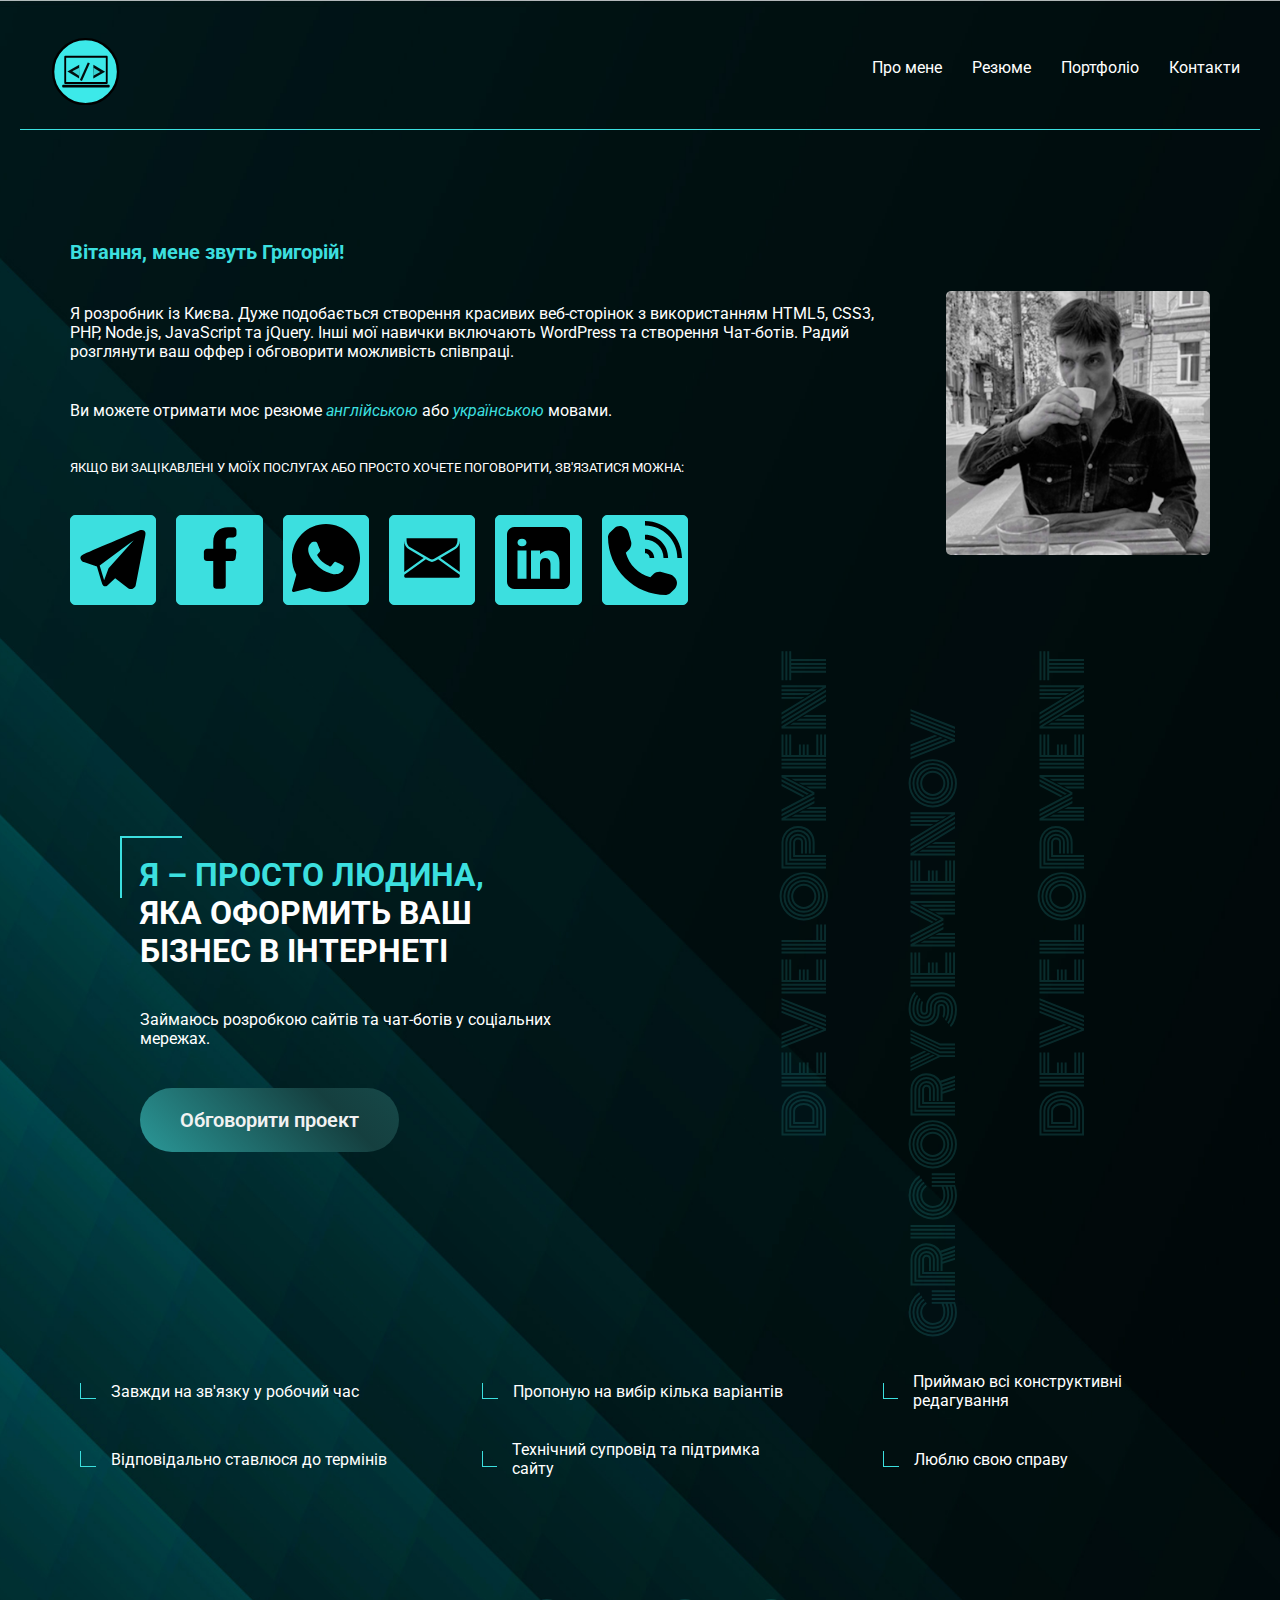
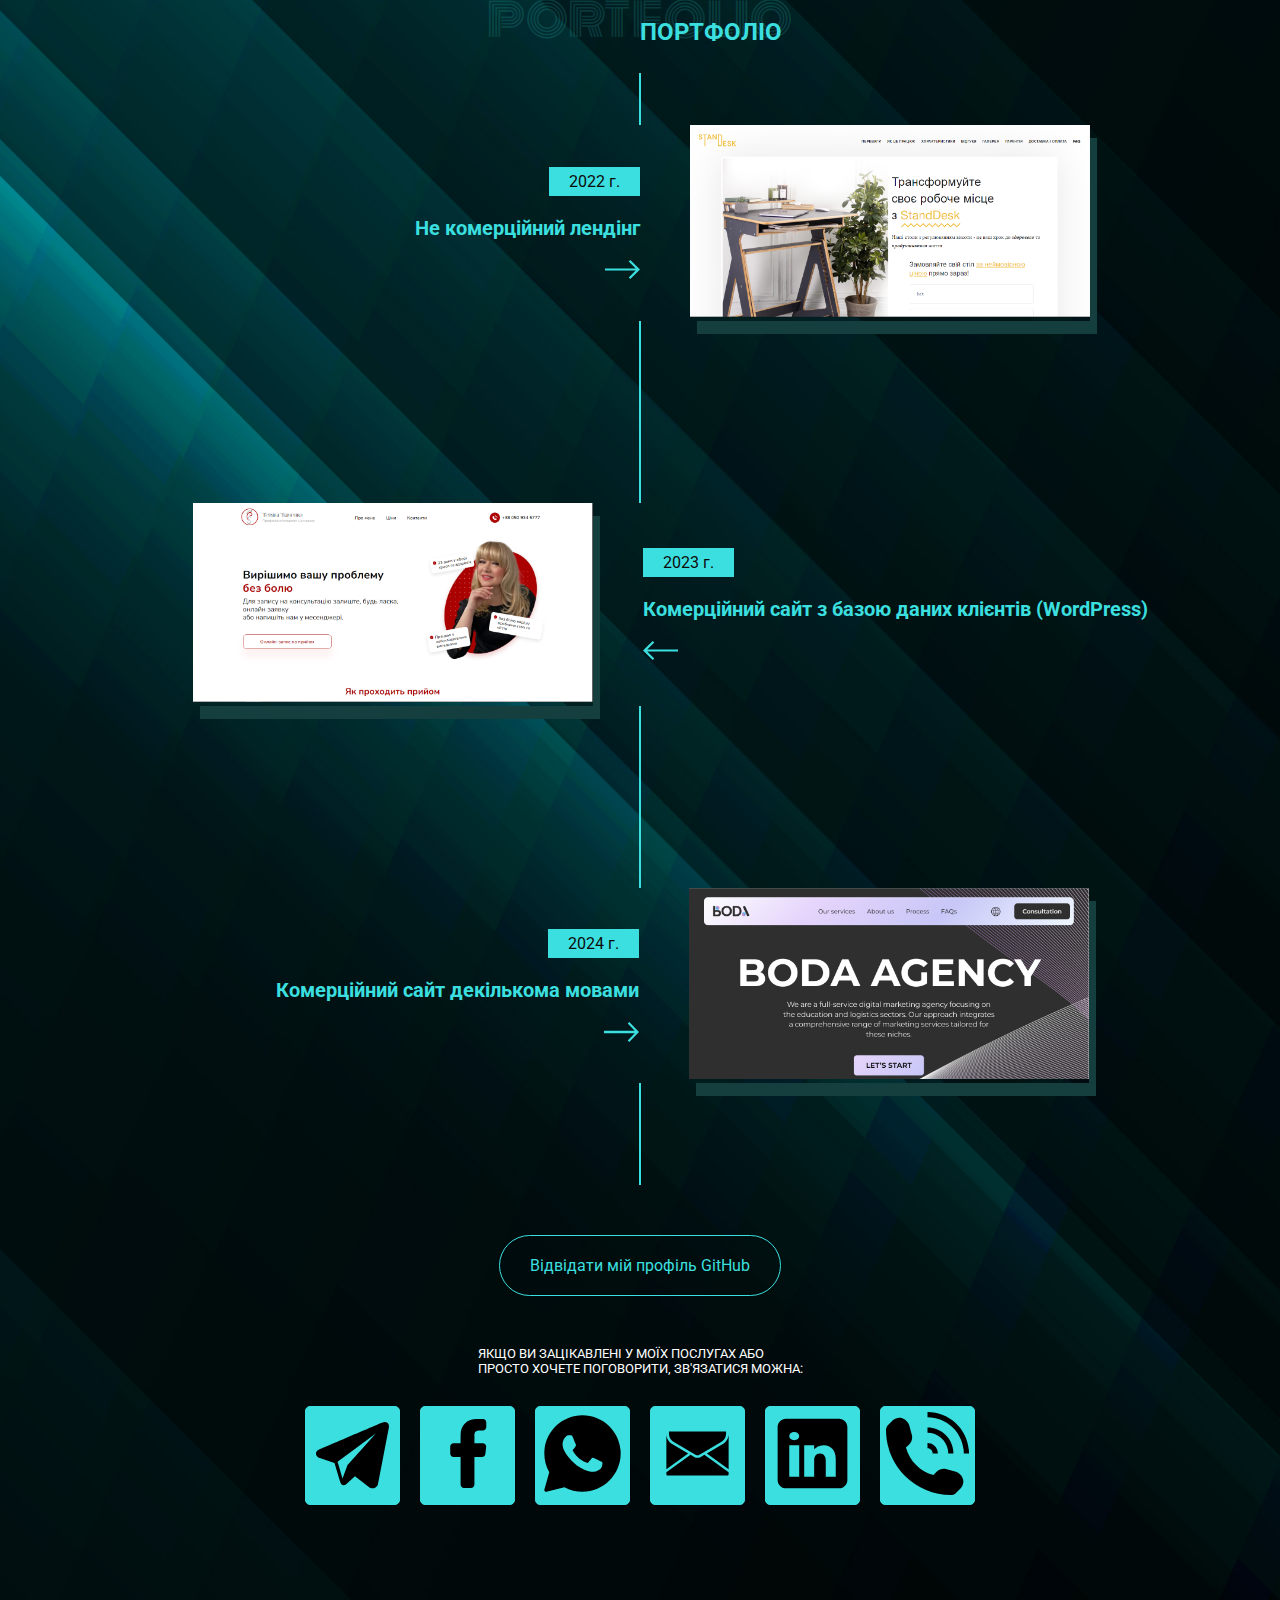
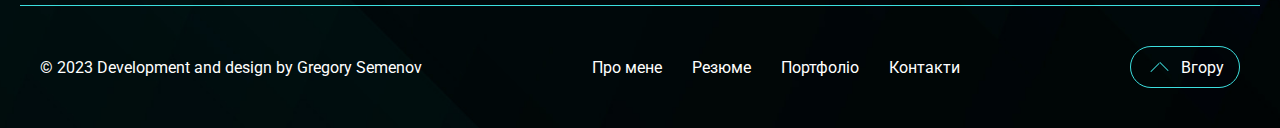
<file: index.html>
<!DOCTYPE html>
<html lang="uk">
    <head>
        <meta charset="UTF-8">
        <meta name="viewport" content="width=device-width, initial-scale=1.0">
        <title>Portfolio</title>
        <meta name="description" content>
        <!-- <link rel="icon" type="image/svg"
            href="http://localhost/portfolio/icon/favicon.svg"> -->
        <meta name='freelancehunt' content='dfe46c3a20a0462'>
        <link rel="apple-touch-icon" sizes="180x180"
            href="https://portfoliogregory.netlify.app/apple-touch-icon.png">
        <link rel="icon" type="image/png" sizes="32x32"
            href="https://portfoliogregory.netlify.app/favicon-32x32.png">
        <link rel="icon" type="image/png" sizes="16x16"
            href="https://portfoliogregory.netlify.app/favicon-16x16.png">
        <link rel="manifest"
            href="https://portfoliogregory.netlify.app/site.webmanifest">
        <link rel="mask-icon"
            href="https://portfoliogregory.netlify.app/safari-pinned-tab.svg"
            color="#5bbad5">
        <meta name="msapplication-TileColor" content="#da532c">
        <meta name="theme-color" content="#ffffff">

        <link rel="preconnect" href="https://fonts.googleapis.com">
        <link rel="preconnect" href="https://fonts.gstatic.com" crossorigin>
        <link
            href="https://fonts.googleapis.com/css2?family=Monoton&display=swap"
            rel="stylesheet">
        <link
            href="https://fonts.googleapis.com/css2?family=Roboto:wght@300;500&display=swap"
            rel="stylesheet">
        <link rel="stylesheet" href="./css/style.css">
    </head>

    <body>
        <div class="wrapper">
            <header>
                <div class="header-wrapper">
                    <!-- <div class="logo">
                        <a href="#"><h2>G</h2></a>
                    </div> -->
                    <div class="new-logo">
                        <a href="#"><img class="logo-img"
                                src="./icons/favicon.svg" alt="Логотип"
                                width="80" height="80"></a>
                        <a href="#"><img class="logo-img-mobile"
                                src="./icons/favicon.svg" alt="Логотип"
                                width="60" height="60"></a>
                    </div>
                    <nav class="header-nav">
                        <ul class="header-item">
                            <li class="header-list"><a class="header-link"
                                    href="#about">Про мене</a>
                            </li>
                            <li class="header-list"><a class="header-link"
                                    href="https://portfoliogregory.netlify.app/resume_uk.html">Резюме</a>
                            </li>
                            <li class="header-list"><a class="header-link"
                                    href="#portfolio">Портфоліо</a>
                            </li>
                            <li class="header-list"><a class="header-link"
                                    href="#feedback">Контакти</a>
                            </li>
                        </ul>
                    </nav>
                    <div class="header_burger">
                        <span></span>
                    </div>
                    <nav class="burger_menu">
                        <ul class="burger_item">
                            <li class="burger_list"><a class="burger_link"
                                    href="#about">Про мене</a>
                            </li>
                            <li class="burger_list"><a class="burger_link"
                                    href="https://portfoliogregory.netlify.app/resume_uk.html">Резюме</a>
                            </li>
                            <li class="burger_list"><a class="burger_link"
                                    href="#portfolio">Портофолио</a>
                            </li>
                            <li class="burger_list"><a class="burger_link"
                                    href="#feedback">Контакты</a>
                            </li>
                        </ul>
                    </nav>
                </div>
            </header>
            <main>
                <section id="about">
                    <div class="about">
                        <div class="about-left">
                            <h3>Вітання, мене звуть Григорій!</h3>
                            <img class="adaptiv-foto"
                                src="./img/photo_2023-11-19_18-47-31.jpg"
                                alt="My photo" width="650">
                            <p class="about-text">
                                Я розробник із Києва. Дуже
                                подобається
                                створення красивих веб-сторінок з використанням
                                HTML5, CSS3, PHP, Node.js, JavaScript та jQuery.
                                Інші мої навички
                                включають WordPress та створення Чат-ботів.
                                Радий розглянути ваш оффер і обговорити можливість співпраці.
                            </p>
                            <p class="about-text">
                                Ви можете отримати моє резюме
                                <a class="resume"
                                    href="./resume_en.html">англійською</a> або
                                <a class="resume"
                                    href="./resume_uk.html">українською</a>
                                мовами.
                            </p>
                            <p class="connection-title">Якщо ви зацікавлені
                                у моїх послугах або просто хочете
                                поговорити, зв'язатися можна:</p>
                            <div class="connection-block">
                                <div class="connection">
                                    <a href="https://t.me/semenovgorg"><img
                                            src="./icons/icons8-телеграмма-app.svg"
                                            alt="Telegram" width="10"></a>
                                </div>
                                <div class="connection">
                                    <a
                                        href="https://www.facebook.com/profile.php?id=100059340843068"><img
                                            src="./icons/icons8-facebook-f.svg"
                                            alt="FB" width="10"></a>
                                </div>
                                <div class="connection">
                                    <a
                                        href="https://api.whatsapp.com/send?phone=0993944809"><img
                                            src="./icons/icons8-whatsapp.svg"
                                            alt="Whatsapp" width="10"></a>
                                </div>
                                <div class="connection"><a
                                        href="mailto:semenovgrigorij57@gmail.com"><img
                                            src="./icons/iconfinder-contat-us-12mail-4211840_115064.svg"
                                            alt="Email"
                                            width="10"></a></div>
                                <div class="connection"><a
                                        href="#"><img
                                            src="./icons/icons8-линкедин.svg"
                                            alt="Linkedin"
                                            width="10"></a></div>
                                <div class="connection"><a
                                        href="tel:+380993944809"><img
                                            src="./icons/phone-volume_icon-icons.com_56474.svg"
                                            alt="Phone" width="10"></a></div>
                            </div>
                        </div>
                        <div class="about-right">
                            <img src="./img/photo_2023-11-19_18-47-31.jpg"
                                alt="My photo" width="450">
                        </div>
                    </div>
                </section>
                <section id="title">
                    <div class="title">
                        <div class="title-left">
                            <h1><span>Я – просто людина,</span>
                                <br>яка оформить Ваш бізнес в інтернеті</h1>
                            <p>Займаюсь розробкою сайтів та чат-ботів у
                                соціальних мережах.</p>
                            <div class="button-title">
                                <a href="#portfolio-popup">Обговорити проект</a>
                            </div>
                        </div>
                        <div class="title-right">
                            <h2 class="development">Development</h2>
                            <h2 class="grigorysemenov">GrigorySemenov</h2>
                            <h2 class="development">Development</h2>
                        </div>
                    </div>
                </section>
                <section id="priorities-block">
                    <div class="priorities-block">
                        <h2 class="invisible">Пріоритети</h2>
                        <div class="priorities">
                            <div class="square"></div>
                            <p>Завжди на зв'язку у робочий час</p>
                        </div>
                        <div class="priorities">
                            <div class="square"></div>
                            <p>Пропоную на вибір кілька варіантів</p>
                        </div>
                        <div class="priorities">
                            <div class="square"></div>
                            <p>Приймаю всі конструктивні редагування</p>
                        </div>
                        <div class="priorities">
                            <div class="square"></div>
                            <p>Відповідально ставлюся до термінів</p>
                        </div>
                        <div class="priorities">
                            <div class="square"></div>
                            <p>Технічний супровід та підтримка сайту</p>
                        </div>
                        <div class="priorities">
                            <div class="square"></div>
                            <p>Люблю свою справу</p>
                        </div>
                    </div>
                </section>
                <section id="portfolio">
                    <div class="portfolio">
                        <div class="portfolio-title">
                            <h2 class="roboto">Портфоліо</h2>
                            <h2 class="monoton">Portfolio</h2>
                        </div>
                        <div class="portfolio-line">
                            <div class="portfolio-line-left_1"></div>
                            <div class="portfolio-line-right_1"></div>
                        </div>
                        <a
                            href="https://standdesk.netlify.app/">
                            <div class="portfolio-block_1">
                                <div class="portfolio-block-left_1">
                                    <div class="anny">
                                        <p>2022 г.</p>
                                    </div>
                                    <h3>Не комерційний лендінг</h3>
                                    <img src="./icons/arrow-right.svg"
                                        alt="arrow-right" width="35">
                                </div>
                                <div class="portfolio-block-right_1">
                                    <img src="./img/StandDesk.png"
                                        alt="Фото сайта" width="400">
                                </div>
                            </div>
                        </a>
                        <div class="portfolio-line">
                            <div class="portfolio-line-left_2"></div>
                            <div class="portfolio-line-right_2"></div>
                        </div>
                        <a href="https://tkachenko-beauty.com.ua/">
                            <div class="portfolio-block_2">
                                <div class="portfolio-block-right_2">
                                    <img src="./img/Podologia.png"
                                        alt="Фото сайта" width="400">
                                </div>
                                <div class="portfolio-block-left_2">
                                    <div class="anny">
                                        <p>2023 г.</p>
                                    </div>
                                    <h3>Комерційний сайт з базою даних клієнтів
                                        (WordPress)</h3>
                                    <img src="./icons/arrow-left.svg"
                                        alt="arrow-left" width="35">
                                </div>
                            </div>
                        </a>
                        <div class="portfolio-line">
                            <div class="portfolio-line-left_2"></div>
                            <div class="portfolio-line-right_2"></div>
                        </div>
                        <a href="https://bodaagency.com/">
                            <div class="portfolio-block_3">
                                <div class="portfolio-block-left_3">
                                    <div class="anny">
                                        <p>2024 г.</p>
                                    </div>
                                    <h3>Комерційний сайт декількома мовами</h3>
                                    <img src="./icons/arrow-right.svg"
                                        alt="arrow-right" width="35">
                                </div>
                                <div class="portfolio-block-right_3">
                                    <img src="./img/Boda-Agency.png"
                                        alt="Фото сайта"
                                        width="400">
                                </div>
                            </div>
                        </a>
                        <!-- <div class="portfolio-line">
                            <div class="portfolio-line-left_2"></div>
                            <div class="portfolio-line-right_2"></div>
                        </div> -->
                        <!-- <a href="https://vertual-reality-hydra.netlify.app/">
                            <div class="portfolio-block_4">
                                <div class="portfolio-block-right_4">
                                    <img src="./img/Hidra.png"
                                        alt="Фото сайта" width="400">
                                </div>
                                <div class="portfolio-block-left_4">
                                    <div class="anny">
                                        <p>2024 г.</p>
                                    </div>
                                    <h3>Сайт виртуальной реальности
                                        </h3>
                                    <img src="./icons/arrow-left.svg"
                                        alt="arrow-left" width="35">
                                </div>
                            </div>
                        </a>-->
                        <div class="portfolio-line">
                            <div class="portfolio-line-left_3"></div>
                            <div class="portfolio-line-right_3"></div>
                        </div>
                        <div class="github">
                            <a
                                href="https://github.com/semenovgrigorij">Відвідати
                                мій профіль GitHub</a>
                        </div>
                        <div id="feedback" class="feedback">
                            <p class="connection-title">Якщо ви зацікавлені
                                у моїх послугах або<br>просто хочете
                                поговорити, зв'язатися можна:</p>
                            <div class="connection-block">
                                <div class="connection">
                                    <a href="https://t.me/semenovgorg"><img
                                            src="./icons/icons8-телеграмма-app.svg"
                                            alt="Telegram" width="10"></a>
                                </div>
                                <div class="connection">
                                    <a
                                        href="https://www.facebook.com/profile.php?id=100059340843068"><img
                                            src="./icons/icons8-facebook-f.svg"
                                            alt="FB" width="10"></a>
                                </div>
                                <div class="connection"><a
                                        href="https://api.whatsapp.com/send?phone=0993944809"><img
                                            src="./icons/icons8-whatsapp.svg"
                                            alt="Whatsapp" width="10"></a>
                                </div>
                                <div class="connection"><a
                                        href="mailto:semenovgrigorij57@gmail.com"><img
                                            src="./icons/iconfinder-contat-us-12mail-4211840_115064.svg"
                                            alt="Email"
                                            width="10"></a></div>
                                <div class="connection"><a
                                        href="#"><img
                                            src="./icons/icons8-линкедин.svg"
                                            alt="linkedin"
                                            width="10"></a></div>
                                <div class="connection"><a
                                        href="tel:+380993944809"><img
                                            src="./icons/phone-volume_icon-icons.com_56474.svg"
                                            alt="Phone" width="10"></a></div>
                            </div>
                        </div>
                    </div>
                </section>
            </main>
            <footer>
                <div class="footer-wrapper">
                    <div class="footer-wrapper-left">
                        <p>&#169; 2023 Development and design by Gregory
                            Semenov</p>
                        <!-- <div class="logo">
                            <a href="#"><h2>G</h2></a>
                        </div> -->
                        <div class="new-logo">
                            <a href="#"><img class="logo-img"
                                    src="./icons/favicon.svg" alt="Логотип"
                                    width="40" height="40"></a>
                            <a href="#"><img class="logo-img-mobile"
                                    src="./icons/favicon.svg" alt="Логотип"
                                    width="60" height="60"></a>
                        </div>
                    </div>
                    <div class="footer-wrapper-center">
                        <nav class="header-nav">
                            <ul class="header-item">
                                <li class="header-list"><a class="header-link"
                                        href="#about">Про мене</a></li>
                                <li class="header-list"><a class="header-link"
                                        href="https://portfoliogregory.netlify.app/resume_uk.html">Резюме</a></li>
                                <li class="header-list"><a class="header-link"
                                        href="#portfolio">Портфоліо</a></li>
                                <li class="header-list"><a class="header-link"
                                        href="#feedback">Контакти</a></li>
                            </ul>
                        </nav>
                    </div>
                    <a href="#">
                        <div class="footer-wrapper-right">
                            <div class="scroll-top">
                                <span class="go-top"></span>
                            </div>
                            <p>Вгору</p>
                        </div>
                    </a>

                    <div id="portfolio-popup" class="popup">
                        <a href="#popup" class="popup_area"></a>
                        <a href="#popup" class="close">
                            <div class="return">
                                <img src="./icons/arrow.svg" alt="Arrow"
                                    width="10"><p>Повернутись</p>
                            </div>
                        </a>

                        <div class="popup_body">
                            <div class="popup_content">
                                <form id="discussion-form"
                                    class="discussion-form"
                                    name="contact" action="./thank_you.html"
                                    method="POST" netlify>
                                    <input type="hidden" name="project_name"
                                        value="Portfolio" />
                                    <input
                                        type="hidden"
                                        name="admin_email"
                                        value="semenovgrigorij57@gmail.com" />
                                    <input
                                        type="hidden"
                                        name="form_subject"
                                        value="Портофоліо. Інформація від відвідувача сайту з форми." />
                                    <input type="text"
                                        name="name"
                                        class="name"
                                        placeholder="Ваше ім’я"
                                        required>
                                    <input type="tel"
                                        name="tel"
                                        class="tel"
                                        placeholder="Телефон"
                                        required>
                                    <input type="email"
                                        name="email"
                                        class="email"
                                        placeholder="Email"
                                        required>
                                    <textarea name="description"
                                        class="textarea"
                                        placeholder="Розкажіть про свій проект"></textarea>
                                    <button
                                        type="submit"
                                        class="button-discussion-form">
                                        Відправити
                                    </button>
                                </form>
                            </div>
                        </div>
                    </div>
                </div>
            </footer>
        </div>
        <script src="//code.jquery.com/jquery-3.6.1.min.js"></script>
        <script src="./js/slick.min.js"></script>
        <script src="./js/script.js"></script>
    </body>

</html>
</file>
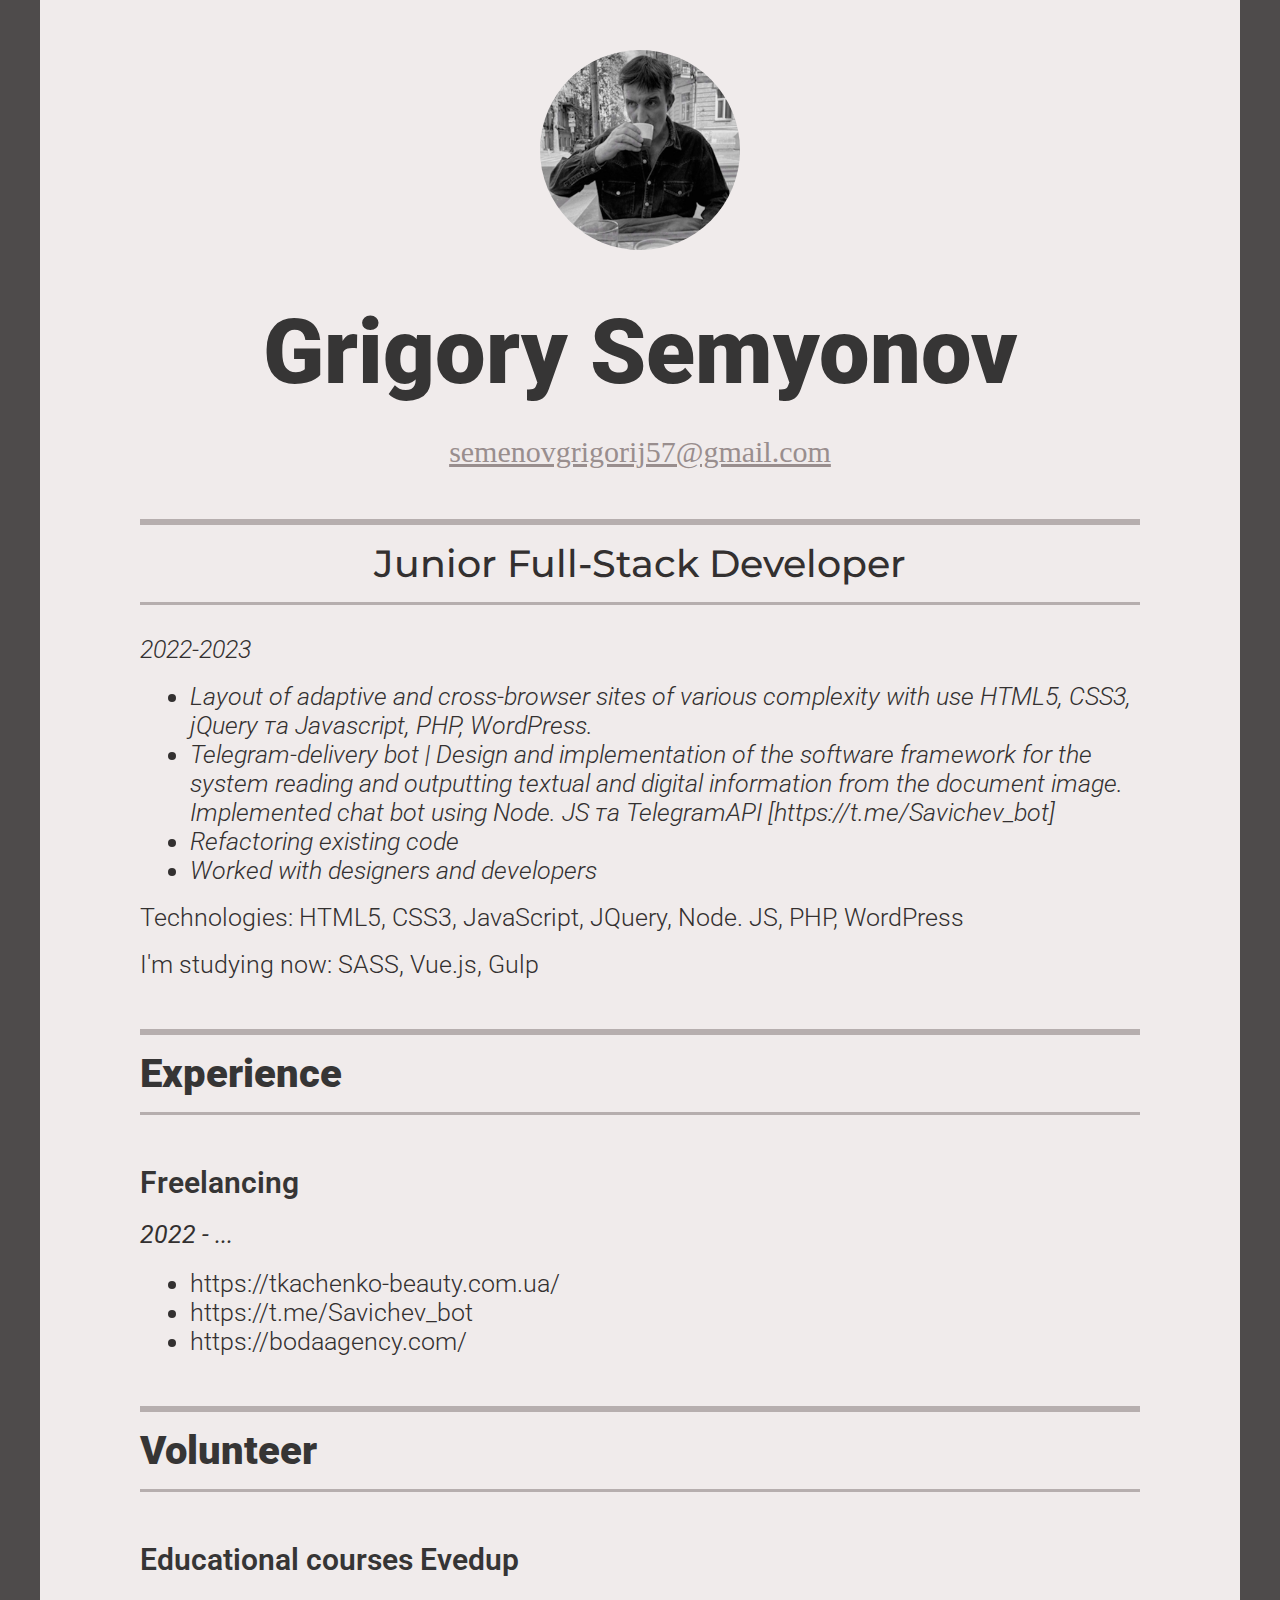
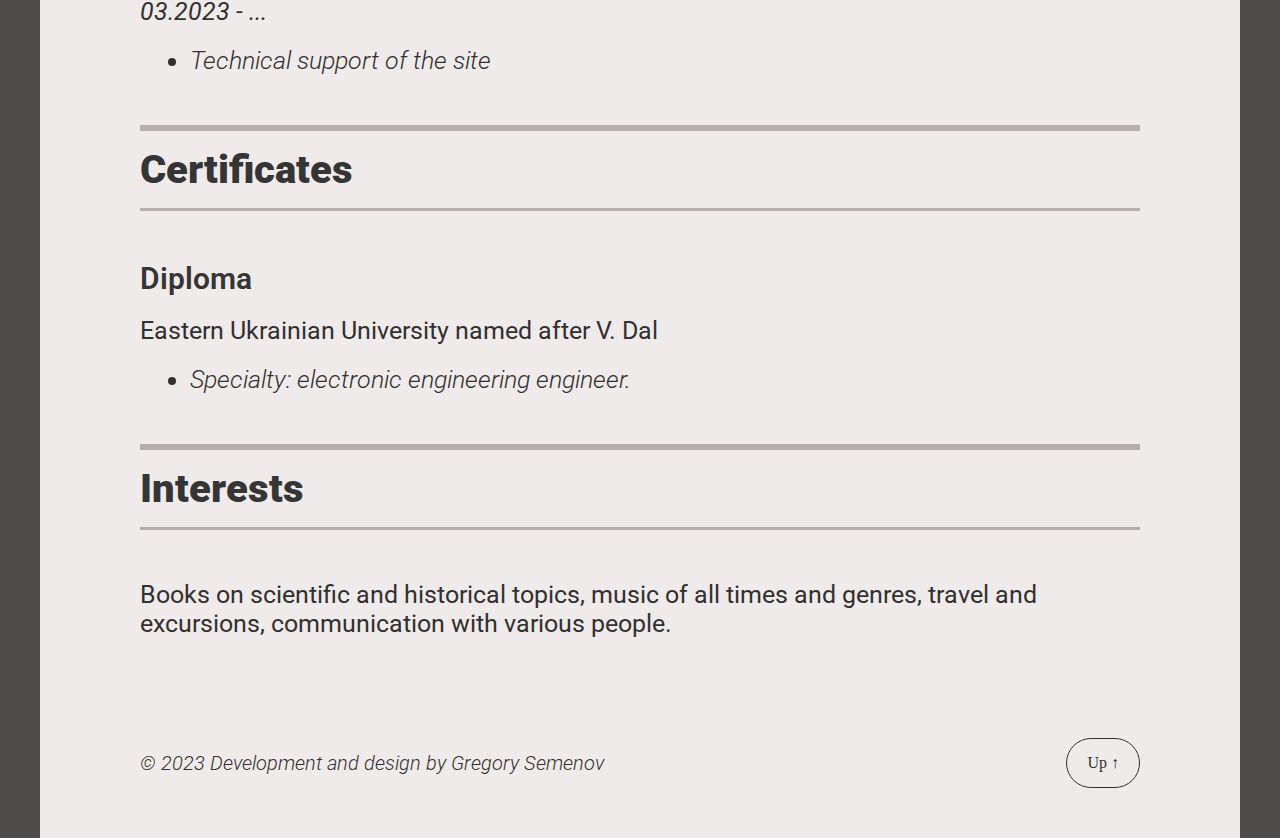
<file: resume_en.html>
<!DOCTYPE html>
<html lang="en">
    <head>
        <meta charset="UTF-8">
        <meta name="viewport" content="width=device-width, initial-scale=1.0">
        <link rel="shortcut icon" href="./icons/favicon.ico"
            type="image/x-icon">
        <title>Resume</title>
        <meta name="description" content>
        <!-- <link rel="icon" type="image/svg"
            href="http://localhost/portfolio/icon/favicon.svg"> -->

        <link rel="apple-touch-icon" sizes="180x180"
            href="https://portfoliogregory.netlify.app/apple-touch-icon.png">
        <link rel="icon" type="image/png" sizes="32x32"
            href="https://portfoliogregory.netlify.app/favicon-32x32.png">
        <link rel="icon" type="image/png" sizes="16x16"
            href="https://portfoliogregory.netlify.app/favicon-16x16.png">
        <link rel="manifest"
            href="https://portfoliogregory.netlify.app/site.webmanifest">
        <link rel="mask-icon"
            href="https://portfoliogregory.netlify.app/safari-pinned-tab.svg"
            color="#5bbad5">
        <meta name="msapplication-TileColor" content="#da532c">
        <meta name="theme-color" content="#ffffff">

        <link
            href="https://fonts.googleapis.com/css2?family=Montserrat:wght@300&display=swap"
            rel="stylesheet">
        <link rel="preconnect" href="https://fonts.googleapis.com">
        <link rel="preconnect" href="https://fonts.gstatic.com" crossorigin>
        <link
            href="https://fonts.googleapis.com/css2?family=Roboto:wght@300;500&display=swap"
            rel="stylesheet">
        <link rel="stylesheet" href="./css/resume.css">
    </head>

    <body>
        <div class="wrapper">
            <header>
                <div class="header-wrapper">
                    <div class="header-foto">
                        <img src="./img/photo_2023-11-19_18-47-31.jpg"
                            alt="Portrete" width="200">
                    </div>
                    <h1>Grigory Semyonov</h1>
                    <a
                        href="mailto:semenovgrigorij57@gmail.com">semenovgrigorij57@gmail.com</a>
                </div>
            </header>
            <main>
                <div class="main-wrapper">
                    <div class="junior">
                        <div class="junior-title">
                            <h2>Junior Full-Stack Developer</h2>
                        </div>
                        <div class="junior-text">
                            <p>2022-2023</p>
                            <ul>
                                <li>Layout of adaptive and cross-browser sites
                                    of various complexity with use
                                    HTML5, CSS3, jQuery та Javascript, PHP,
                                    WordPress.
                                </li>
                                <li>
                                    Telegram-delivery bot | Design and
                                    implementation of the software framework for
                                    the system
                                    reading and outputting textual and digital
                                    information from the document image.
                                    Implemented chat bot using Node. JS та
                                    TelegramAPI
                                    [https://t.me/Savichev_bot]
                                </li>
                                <li>
                                    Refactoring existing code
                                </li>
                                <li>
                                    Worked with designers and developers
                                </li>
                            </ul>
                            <p class="technologies">Technologies: HTML5, CSS3,
                                JavaScript, JQuery, Node. JS, PHP, WordPress</p>
                            <p class="technologies">I'm studying now: SASS,
                                Vue.js, Gulp</p>

                        </div>
                    </div>
                    <div class="work">
                        <div class="work-title">
                            <h3>Experience</h3>
                        </div>
                        <div class="work-text">
                            <h4>Freelancing</h4>
                            <p><strong>2022 - ...</strong></p>
                            <ul>
                                <li>
                                    <a
                                        href="https://tkachenko-beauty.com.ua/">https://tkachenko-beauty.com.ua/</a>
                                </li>
                                <li>
                                    <a
                                        href="https://t.me/Savichev_bot">https://t.me/Savichev_bot</a>
                                </li>
                                <li>
                                    <a
                                        href="https://bodaagency.com/">https://bodaagency.com/</a>
                                </li>
                            </ul>
                        </div>
                    </div>
                    <div class="volunteer">
                        <div class="volunteer-title">
                            <h3>Volunteer</h3>
                        </div>
                        <div class="volunteer-text">
                            <h4>Educational courses Evedup</h4>
                            <p><strong>03.2023 - ...</strong></p>
                            <ul>
                                <li>Technical support of the site</li>
                            </ul>
                        </div>
                    </div>
                    <div class="certificates">
                        <div class="certificates-title">
                            <h3>Certificates</h3>
                        </div>
                        <div class="certificates-text">
                            <h4>Diploma</h4>
                            <p><strong>Eastern Ukrainian University named after
                                    V. Dal</strong></p>
                            <ul>
                                <li>Specialty: electronic engineering
                                    engineer.</li>
                            </ul>
                        </div>
                    </div>
                    <div class="hobby">
                        <div class="hobby-title">
                            <h3>Interests</h3>
                        </div>
                        <div class="hobby-text">
                            <p><strong>Books on scientific and historical
                                    topics, music of all times and genres,
                                    travel and excursions, communication with
                                    various people.</strong>
                            </p>
                        </div>
                    </div>
                </div>
            </main>
            <footer>
                <div class="footer-wrapper">
                    <p>&#169; 2023 Development and design by Gregory Semenov</p>
                    <a href="#">Up &#8593;</a>
                </div>
            </footer>
        </div>
    </body>

</html>
</file>
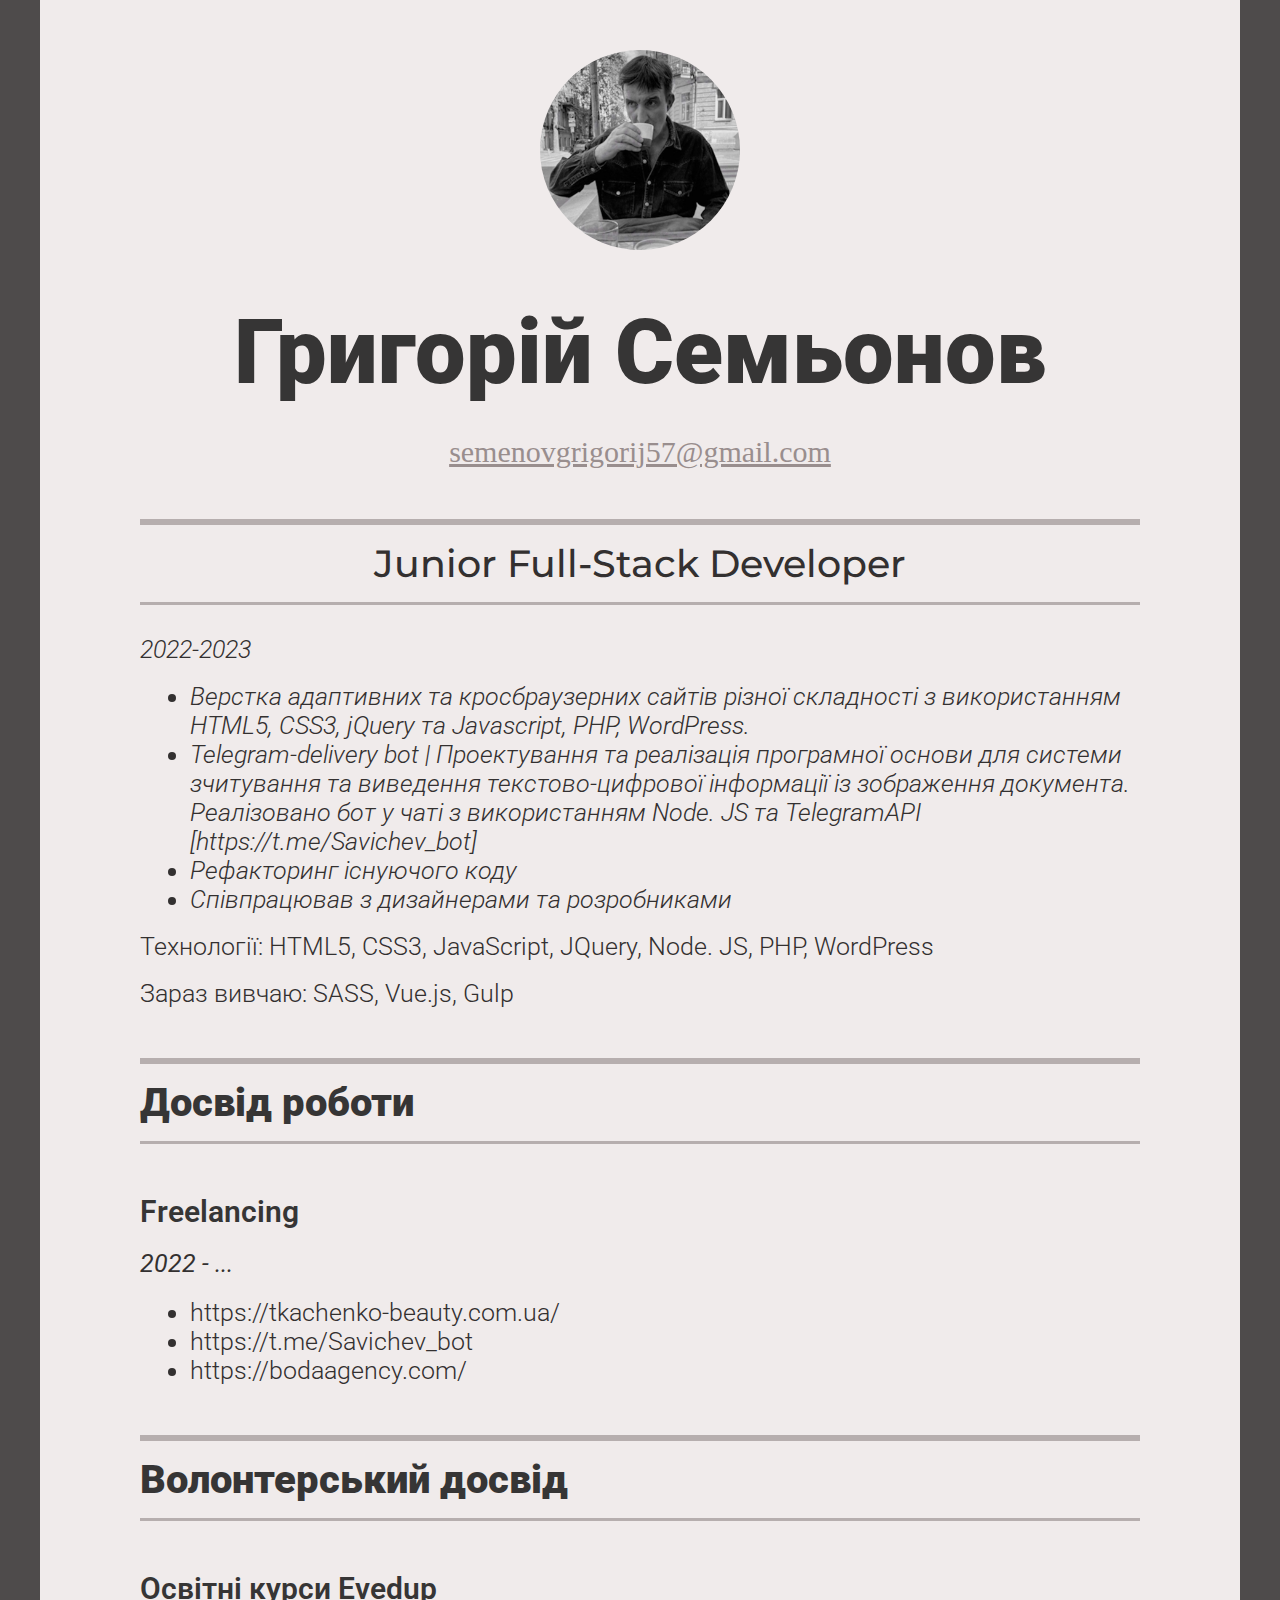
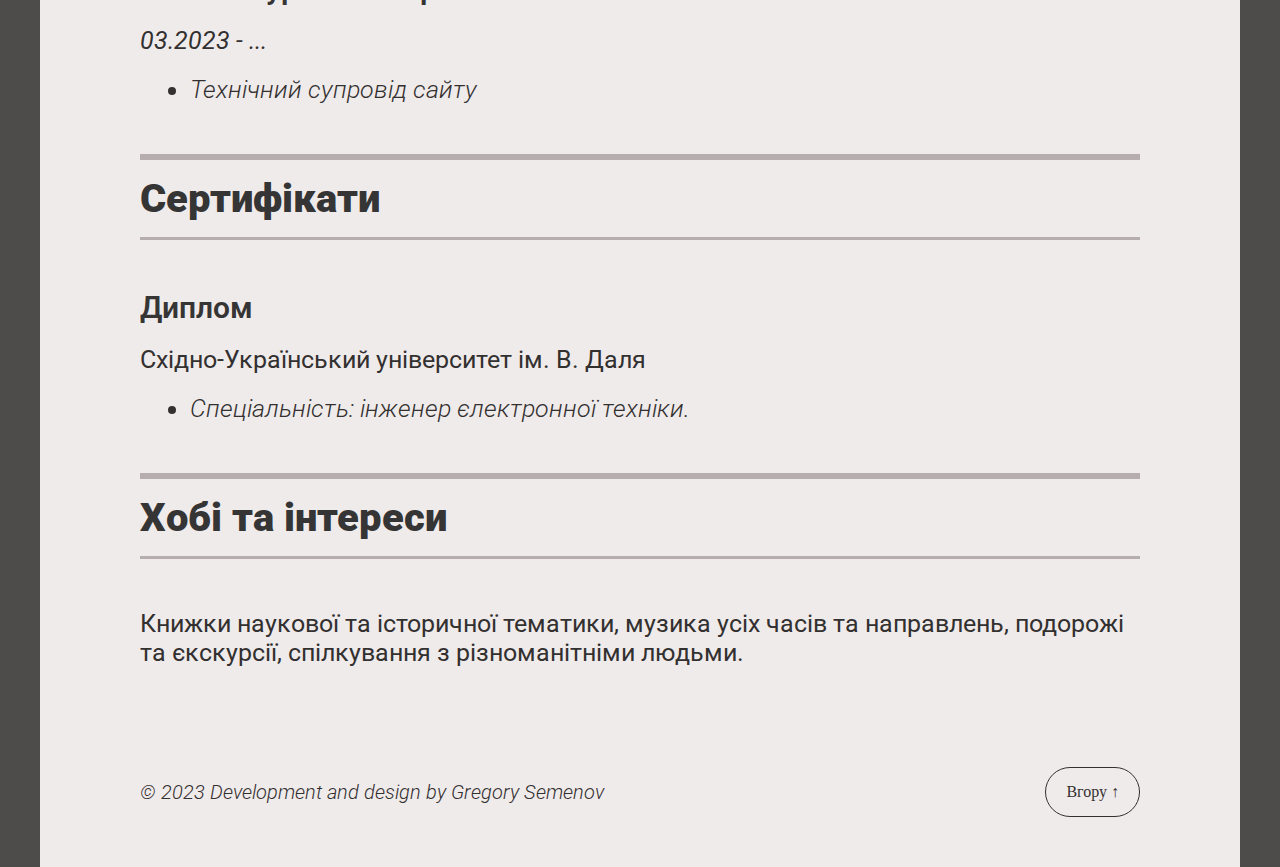
<file: resume_uk.html>
<!DOCTYPE html>
<html lang="uk">

    <head>
        <meta charset="UTF-8">
        <meta name="viewport" content="width=device-width, initial-scale=1.0">
        <link rel="shortcut icon" href="./icons/favicon.ico"
            type="image/x-icon">
        <title>Резюме</title>
        <meta name="description" content>
        <!-- <link rel="icon" type="image/svg"
            href="http://localhost/portfolio/icon/favicon.svg"> -->

        <link rel="apple-touch-icon" sizes="180x180"
            href="https://portfoliogregory.netlify.app/apple-touch-icon.png">
        <link rel="icon" type="image/png" sizes="32x32"
            href="https://portfoliogregory.netlify.app/favicon-32x32.png">
        <link rel="icon" type="image/png" sizes="16x16"
            href="https://portfoliogregory.netlify.app/favicon-16x16.png">
        <link rel="manifest"
            href="https://portfoliogregory.netlify.app/site.webmanifest">
        <link rel="mask-icon"
            href="https://portfoliogregory.netlify.app/safari-pinned-tab.svg"
            color="#5bbad5">
        <meta name="msapplication-TileColor" content="#da532c">
        <meta name="theme-color" content="#ffffff">

        <link
            href="https://fonts.googleapis.com/css2?family=Montserrat:wght@300&display=swap"
            rel="stylesheet">
        <link rel="preconnect" href="https://fonts.googleapis.com">
        <link rel="preconnect" href="https://fonts.gstatic.com" crossorigin>
        <link
            href="https://fonts.googleapis.com/css2?family=Roboto:wght@300;500&display=swap"
            rel="stylesheet">
        <link rel="stylesheet" href="./css/resume.css">
    </head>

    <body>
        <div class="wrapper">
            <header>
                <div class="header-wrapper">
                    <div class="header-foto">
                        <img src="./img/photo_2023-11-19_18-47-31.jpg"
                            alt="Portrete" width="200">
                    </div>
                    <h1>Григорій Семьонов</h1>
                    <a
                        href="mailto:semenovgrigorij57@gmail.com">semenovgrigorij57@gmail.com</a>
                </div>
            </header>
            <main>
                <div class="main-wrapper">
                    <div class="junior">
                        <div class="junior-title">
                            <h2>Junior Full-Stack Developer</h2>
                        </div>
                        <div class="junior-text">
                            <p>2022-2023</p>
                            <ul>
                                <li>Верстка адаптивних та кросбраузерних сайтів
                                    різної складності з використанням
                                    HTML5, CSS3, jQuery та Javascript, PHP,
                                    WordPress.
                                </li>
                                <li>
                                    Telegram-delivery bot | Проектування та
                                    реалізація програмної основи для системи
                                    зчитування та виведення текстово-цифрової
                                    інформації із зображення документа.
                                    Реалізовано бот у чаті з використанням Node.
                                    JS та TelegramAPI
                                    [https://t.me/Savichev_bot]
                                </li>
                                <li>
                                    Рефакторинг існуючого коду
                                </li>
                                <li>
                                    Співпрацював з дизайнерами та розробниками
                                </li>
                            </ul>
                            <p class="technologies">Технології: HTML5, CSS3,
                                JavaScript, JQuery, Node. JS, PHP, WordPress</p>
                            <p class="technologies">Зараз вивчаю: SASS, Vue.js,
                                Gulp</p>
                        </div>
                    </div>
                    <div class="work">
                        <div class="work-title">
                            <h3>Досвід роботи</h3>
                        </div>
                        <div class="work-text">
                            <h4>Freelancing</h4>
                            <p><strong>2022 - ...</strong></p>
                            <ul>
                                <li>
                                    <a
                                        href="https://tkachenko-beauty.com.ua/">https://tkachenko-beauty.com.ua/</a>
                                </li>
                                <li>
                                    <a
                                        href="https://t.me/Savichev_bot">https://t.me/Savichev_bot</a>
                                </li>
                                <li>
                                    <a
                                        href="https://bodaagency.com/">https://bodaagency.com/</a>
                                </li>
                            </ul>
                        </div>
                    </div>
                    <div class="volunteer">
                        <div class="volunteer-title">
                            <h3>Волонтерський досвід</h3>
                        </div>
                        <div class="volunteer-text">
                            <h4>Освітні курси Evedup</h4>
                            <p><strong>03.2023 - ...</strong></p>
                            <ul>
                                <li>Технічний супровід сайту</li>
                            </ul>
                        </div>
                    </div>
                    <div class="certificates">
                        <div class="certificates-title">
                            <h3>Сертифікати</h3>
                        </div>
                        <div class="certificates-text">
                            <h4>Диплом</h4>
                            <p><strong>Східно-Український університет ім. В.
                                    Даля</strong></p>
                            <ul>
                                <li>Спеціальність: інженер єлектронної
                                    техніки.</li>
                            </ul>
                        </div>
                    </div>
                    <div class="hobby">
                        <div class="hobby-title">
                            <h3>Хобі та інтереси</h3>
                        </div>
                        <div class="hobby-text">
                            <p><strong>Книжки наукової та історичної тематики,
                                    музика усіх часів та направлень,
                                    подорожі та єкскурсії, спілкування з
                                    різноманітніми людьми.</strong>
                            </p>
                        </div>
                    </div>
                </div>
            </main>
            <footer>
                <div class="footer-wrapper">
                    <p>&#169; 2023 Development and design by Gregory Semenov</p>
                    <a href="#">Вгору &#8593;</a>
                </div>
            </footer>
        </div>
    </body>

</html>
</file>
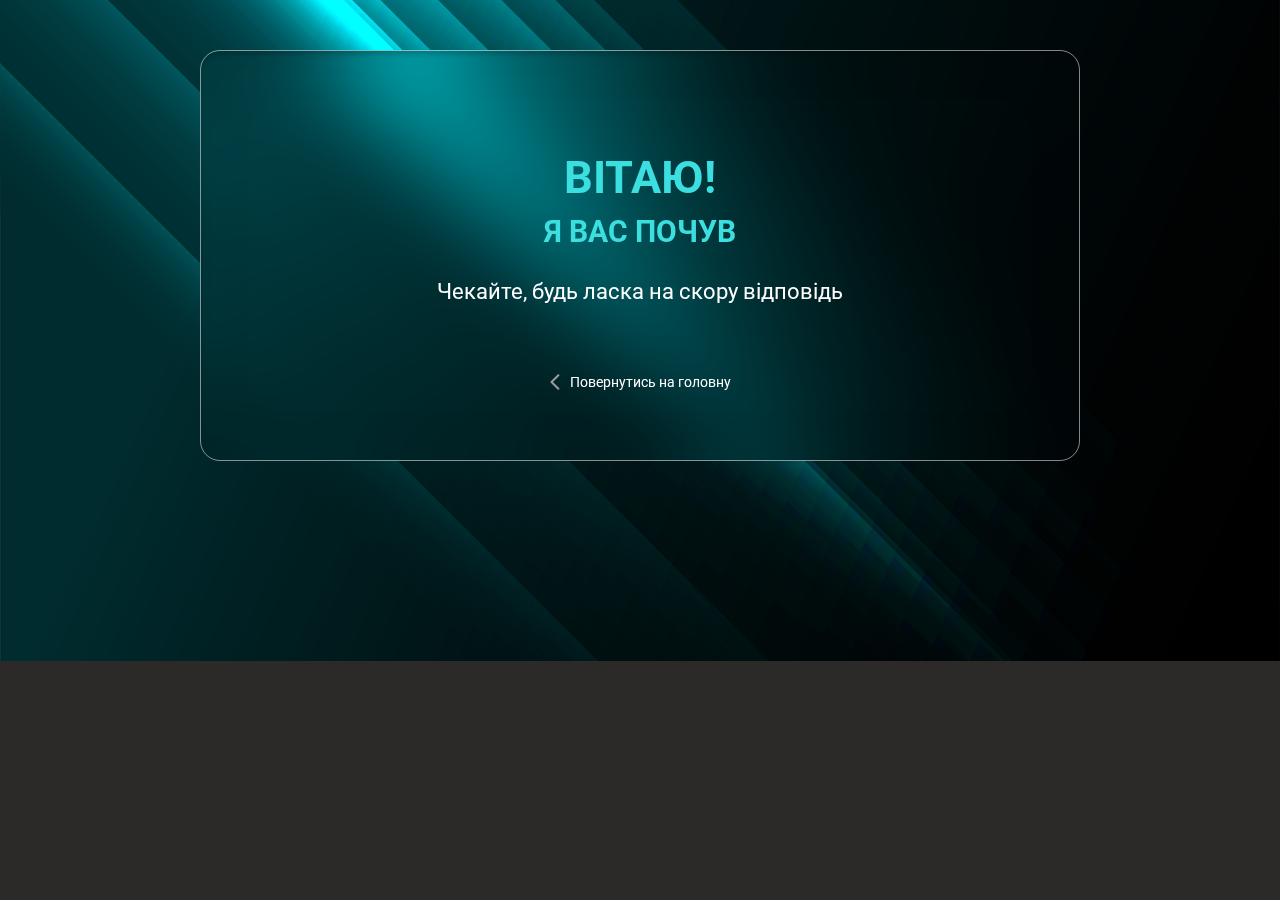
<file: thank_you.html>
<!DOCTYPE html>
<html lang="uk">
    <head>
        <meta charset="UTF-8">
        <meta name="viewport" content="width=device-width, initial-scale=1.0">
        <link rel="shortcut icon" href="./icons/favicon.ico"
            type="image/x-icon">
        <title>Portfolio</title>
        <meta name="description" content="">
        <!-- <link rel="icon" type="image/svg"
            href="http://localhost/portfolio/icon/favicon.svg"> -->
        
            <link rel="apple-touch-icon" sizes="180x180"
            href="https://portfoliogregory.netlify.app/apple-touch-icon.png">
        <link rel="icon" type="image/png" sizes="32x32"
            href="https://portfoliogregory.netlify.app/favicon-32x32.png">
        <link rel="icon" type="image/png" sizes="16x16"
            href="https://portfoliogregory.netlify.app/favicon-16x16.png">
        <link rel="manifest" href="https://portfoliogregory.netlify.app/site.webmanifest">
        <link rel="mask-icon" href="https://portfoliogregory.netlify.app/safari-pinned-tab.svg" color="#5bbad5">
        <meta name="msapplication-TileColor" content="#da532c">
        <meta name="theme-color" content="#ffffff">

        <link rel="preconnect" href="https://fonts.googleapis.com">
        <link rel="preconnect" href="https://fonts.gstatic.com" crossorigin>
        <link
            href="https://fonts.googleapis.com/css2?family=Monoton&display=swap"
            rel="stylesheet">
        <link
            href="https://fonts.googleapis.com/css2?family=Roboto:wght@300;500&display=swap"
            rel="stylesheet">
        <link rel="stylesheet" href="./css/style.css">
    </head>

    <body>
        <div class="wrapper-thank-you">
            <header></header>
            <main>
                <div class="main-wrapper-thank-you">
                    <h1 class="title-thank-you">Вітаю!</h1>
                    <h2 class="text-thank-you">Я Вас почув</h2>
                    <p class="mintext-thank-you">Чекайте, будь ласка на скору відповідь</p>
                    <a href="https://portfoliogregory.netlify.app/" class="close-thank-you">
                        <div class="return-thank-you">
                            <img src="./icons/arrow.svg" alt="Arrow"
                                width="10"><p>Повернутись на головну</p>
                        </div>
                    </a>
                </div>
            </main>
            <footer></footer>
        </div>
    </body>
</html>
</file>
<file: css/style.css>
html {
  box-sizing: border-box;
  height: 100%;
  scroll-behavior: smooth;
}
*,
*::before,
*::after {
  padding: 0;
  margin: 0;
}
body {
  background: #2c2929;
  font-family: "Roboto", sans-serif;
}

li {
  list-style: none;
}
a {
  text-decoration: none;
}
h1 {
  color: #fff;
  text-transform: uppercase;
}

h3 {
  font-size: 20px;
  color: #3cdfdf;
}
p {
  color: #fff;
}
.wrapper {
  max-width: 1360px;
  width: 100%;
  min-height: 100%;
  background: #0c0b0b;
  margin: 0 auto;
  padding: 20px 0;
  background-image: url(../img/mobil-fon.jpg);
  background-repeat: no-repeat;
  background-size: cover;
  background-position: 70%;
}
.header-wrapper {
  display: flex;
  flex-direction: row;
  justify-content: space-between;
  align-items: center;
  border-bottom: 1px solid #3cdfdf;
  padding: 5px 20px 20px;
  margin: 0 20px;
}
.new-logo {
  display: flex;
  align-items: center;
  justify-content: center;
}
.logo-img {
  max-width: 100%;
}
.logo-img-mobile {
  display: none;
}
.logo {
  box-shadow: 0 8px 17px 0 rgba(0, 0, 0, 0.2), 0 6px 20px 0 rgba(0, 0, 0, 0.19);
  background-image: -webkit-gradient(
    linear,
    left top,
    left bottom,
    color-stop(0, white),
    color-stop(1, #3cdfdf)
  );
  width: 3%;
  border-radius: 50%;
  text-align: center;
}
.logo h2 {
  color: #000;
}
.header-item {
  display: flex;
  flex-direction: row;
  gap: 30px;
}
.header-link {
  color: #fff;
}
.header_burger,
.burger_menu {
  display: none;
}
.title {
  display: flex;
  flex-direction: row;
  margin: 200px 0 200px 120px;
  align-items: center;
}
.title-left {
  display: flex;
  flex-direction: column;
  position: relative;
  justify-content: center;
  align-items: flex-start;
  gap: 40px;
  padding: 20px 0 0 20px;
  &::after {
    position: absolute;
    top: 0;
    left: 0;
    content: "";
    width: 60px;
    border: 0.01px solid #3cdfdf;
  }
  &::before {
    position: absolute;
    top: 30px;
    left: -30px;
    content: "";
    width: 60px;
    border: 0.01px solid #3cdfdf;
    transform: rotate(90deg);
  }
}
h1 span {
  color: #3cdfdf;
}
.button-title {
  display: flex;
  justify-content: center;
  align-items: center;
  text-align: center;
  padding: 20px 40px;
  border-radius: 50px;
  background: linear-gradient(45deg, #3cdfdf, #153f3f, #1c7070, #3cdfdf);
  background-size: 400% 400%;
  animation: gradient 3s infinite;
}
@keyframes gradient {
  0% {
    background-position: 0% 50%;
  }
  50% {
    background-position: 100% 50%;
  }
  100% {
    background-position: 0% 50%;
  }
}
.button-title a {
  color: #f2f2f2;
  font-size: 20px;
  font-weight: 600;
}
.title-right {
  display: flex;
  flex-direction: column;
  justify-content: center;
  gap: 30px;
  transform: rotate(-90deg);
}

.title-right h2 {
  text-transform: uppercase;
  font-family: "Monoton", sans-serif;
  font-size: 55px;
  font-style: normal;
  font-weight: 500;
  line-height: 180%;
  letter-spacing: 0.8px;
  color: #3cdfdf;
  opacity: 0.15;
}
.development {
  text-align: end;
  margin-left: 200px;
}
.grigorysemenov {
  text-align: start;
}
.about {
  display: flex;
  flex-direction: row;
  padding: 10px 70px;
  margin: 100px 0;
  gap: 50px;
}

.about-left {
  display: flex;
  flex-direction: column;
  justify-content: center;
  gap: 40px;
}
.about-text {
  color: #fff;
}
.about-text a {
  color: #3cdfdf;
  font-style: italic;
}
.about-right {
  display: flex;
  flex-direction: column;
  justify-content: center;
  align-items: center;
}
.about-right img {
  width: 100%;
  border-radius: 5px;
}
.adaptiv-foto {
  display: none;
}
.connection-title {
  color: #fff;
  font-size: 13px;
  text-transform: uppercase;
}
.connection-block {
  display: flex;
  flex-direction: row;
  gap: 20px;
}
.connection {
  width: 9%;
  padding: 5px;
  border-radius: 5px;
  border: 1px solid #3cdfdf;
  background: #3cdfdf;
}
.connection img {
  width: 100%;
  text-align: center;
}
.priorities-block {
  display: grid;
  grid-template-columns: repeat(3, 1fr);
  grid-template-rows: repeat(2, 1fr);
  column-gap: 85px;
  row-gap: 30px;
  padding: 0 80px;
  margin: 100px 0;
}
.invisible {
  display: none;
}
.priorities {
  display: flex;
  flex-direction: row;
  justify-content: flex-start;
  align-items: center;
  gap: 15px;
}
.square {
  width: 15px;
  height: 15px;
  border: 1px solid #3cdfdf;
  border-top-width: 0;
  border-right-width: 0;
}

.portfolio {
  display: flex;
  flex-direction: column;
  padding-top: 20px;
  margin: 0 auto;
}

.portfolio-title {
  display: flex;
  justify-content: center;
  position: relative;
  margin: 0 0 30px 0;
}
.portfolio-title .roboto {
  text-transform: uppercase;
  color: #3cdfdf;
  position: absolute;
  top: 44%;
  left: 50%;
}
.portfolio-title .monoton {
  text-transform: uppercase;
  font-family: "Monoton", sans-serif;
  font-size: 45px;
  font-style: normal;
  font-weight: 500;
  line-height: 100%;
  letter-spacing: 0.8px;
  color: #3cdfdf;
  opacity: 0.15;
}
.portfolio-block_1,
.portfolio-block_2,
.portfolio-block_3,
.portfolio-block_4 {
  display: flex;
  flex-direction: row;
  gap: 50px;
  align-items: center;
  justify-content: center;
}
.portfolio-block_1{
  padding-left: 225px;
}
.portfolio-block_2 {
  padding-left: 60px; 
}
 .portfolio-block_3 {
  padding-left: 85px;
} 
/* .portfolio-block_4 {
  padding-left: 67px;
} */

.portfolio-line {
  display: flex;
  justify-content: center;
}
.portfolio-line-left_1 {
  display: flex;
  border: 1px solid #3cdfdf;
  height: 50px;
}
.portfolio-line-left_2 {
  display: flex;
  border: 1px solid #3cdfdf;
  height: 180px;
}
.portfolio-line-left_3 {
  display: flex;
  border: 1px solid #3cdfdf;
  height: 100px;
}
.anny {
  display: flex;
  align-items: center;
  justify-content: center;
  background: #3cdfdf;
  padding: 5px 20px;
}
.portfolio-block-left_1,
.portfolio-block-left_3 {
  display: flex;
  flex-direction: column;
  gap: 20px;
  align-items: flex-end;
  justify-content: center;
}
.portfolio-block-left_2,
.portfolio-block-left_4 {
  display: flex;
  flex-direction: column;
  gap: 20px;
  align-items: flex-start;
  justify-content: center;
}
.portfolio-block-left_1 p,
.portfolio-block-left_2 p,
.portfolio-block-left_3 p,
.portfolio-block-left_4 p {
  background-color: #3cdfdf;
  color: #0c0b0b;
}
.portfolio-block-right_1,
.portfolio-block-right_2,
.portfolio-block-right_3,
.portfolio-block-right_4 {
  box-shadow: 7px 13px #153f3f;
  position: relative;
  transition: 0.5s;
}
.portfolio-block-right_1 img,
.portfolio-block-right_2 img,
.portfolio-block-right_3 img,
.portfolio-block-right_4 img {
  max-width: 100%;
}

.portfolio-block-right_1:hover,
.portfolio-block-right_3:hover {
  position: relative;
  transform: perspective(3000px) rotateY(-29deg);
  box-shadow: none;
  transition: 0.5s;
}
.portfolio-block-right_2:hover,
.portfolio-block-right_4:hover {
  position: relative;
  transform: perspective(3000px) rotateY(29deg);
  box-shadow: none;
  transition: 0.5s;
}
.portfolio-block-right_1 img:hover,
.portfolio-block-right_3 img:hover {
  box-shadow: 12px 11px 1px #f2f2f2;
  transition: 0.5s;
}
.portfolio-block-right_2 img:hover,
.portfolio-block-right_4 img:hover {
  box-shadow: -14px 11px 1px #153f3f;
  transition: 0.5s;
}
.portfolio-block-right_1:hover:after,
.portfolio-block-right_3:hover:after {
  content: "";
  position: absolute;
  width: 100%;
  height: 100%;
  right: -26px;
  top: 22px;
  background: #153f3f;
  z-index: -1;
}
.portfolio-block-right_2:hover:after,
.portfolio-block-right_4:hover:after {
  content: "";
  position: absolute;
  width: 100%;
  height: 100%;
  left: -21px;
  top: 17px;
  background: #f2f2f2;
  z-index: -1;
}
.github {
  display: flex;
  justify-content: center;
  align-items: center;
  margin: 50px 0;
}
.github a {
  color: #3cdfdf;
  border: 1px solid #3cdfdf;
  border-radius: 50px;
  padding: 20px 30px;
  text-align: center;
}
.feedback {
  display: flex;
  flex-direction: column;
  justify-content: center;
  align-items: center;
  gap: 30px;
}
.feedback > .connection-block {
  justify-content: center;
}
.footer-wrapper {
  display: flex;
  flex-direction: row;
  align-items: center;
  justify-content: space-between;
  border-top: 1px solid #3cdfdf;
  margin-top: 100px;
  margin: 100px 20px 0;
  padding: 40px 20px 20px;
}

.footer-wrapper-left p,
.footer-wrapper-center a {
  color: #fff;
}
.footer-wrapper-left > .new-logo {
  display: none;
}
.footer-wrapper-right {
  display: flex;
  align-items: center;
  justify-content: center;
  border: 1px solid #3cdfdf;
  border-radius: 50px;
  padding: 5px 15px;
  gap: 5px;
  cursor: pointer;
}
.footer-wrapper-right:active {
  background-color: #3cdfdf;
}
.scroll-top {
  position: relative;
  padding: 15px;
  background: none;
  border: none;
  cursor: pointer;
}
.go-top {
  position: absolute;
  content: "";
  width: 40%;
  left: 25%;
  bottom: 50%;
}
.go-top::before {
  position: absolute;
  content: "";
  width: 100%;
  height: 1px;
  background-color: #3cdfdf;
  bottom: 0%;
  left: 35%;
  transform: rotate(45deg);
  z-index: 100;
}
.go-top::after {
  position: absolute;
  content: "";
  width: 100%;
  height: 1px;
  background-color: #3cdfdf;
  top: 0%;
  right: 35%;
  transform: rotate(-45deg);
}

/* Form-popup */

.popup {
  position: fixed;
  width: 100%;
  height: 100%;
  background-image: url(../img/mobil-fon.jpg);
  background-repeat: no-repeat;
  background-size: cover;
  background-position: 70%;
  top: 0;
  left: 0;
  opacity: 0;
  visibility: hidden;
  overflow-y: auto;
  overflow-x: hidden;
  transition: all 0.8s ease 0s;
  z-index: 1000;
}

.popup:target {
  opacity: 1;
  visibility: visible;
}
.popup:target .popup_content {
  /* transform: translate(0px, 0px); */
  transform: perspective(600px) translate(0px, 0%) rotate(0deg);
  opacity: 1;
}

.popup_area {
  position: absolute;
  width: 100%;
  height: 100%;
  top: 0;
  left: 0;
}
.popup_body {
  min-height: 100%;
  display: flex;
  align-items: center;
  justify-content: center;
  padding: 50px 10px;
}
.popup_content {
  max-width: 1360px;
  width: 80%;
  display: flex;
  align-items: center;
  justify-content: center;
  padding: 100px 0 50px 0;
  border: 1px solid rgba(227, 227, 227, 0.58);
  border-radius: 20px;
  box-shadow: inset 0px 0px 68px 0px rgba(0, 0, 0, 0.05),
    inset 0px 4px 4px 0px rgba(0, 0, 0, 0.15);
  backdrop-filter: blur(48px);
  -webkit-backdrop-filter: blur(48px);
  /* background: rgba(255, 255, 255, 0.03); */
  transition: all 0.8s ease 0s;
  opacity: 0;
  /* transform: translate(0px, -100%); */
  transform: perspective(600px) translate(0px, -100%) rotateX(45deg);
}

.discussion-form {
  width: 80%;
  display: flex;
  flex-direction: column;
  align-items: center;
  justify-content: center;
  gap: 30px;
}
.name,
.tel,
.email,
.textarea {
  width: 70%;
  padding: 20px;
  border: none;
  border-bottom: 1px solid rgb(47, 47, 47, 0.4);
  border-radius: 10px;
  outline: none;
  background: rgb(232, 232, 232);
}
.textarea {
  resize: vertical;
}
.button-discussion-form {
  margin: 25px 0 0 0;
  padding: 20px 60px;
  border-radius: 50px;
  background: linear-gradient(45deg, #3cdfdf, #153f3f, #1c7070, #3cdfdf);
  background-size: 400% 400%;
  animation: gradient 3s infinite;
  text-align: center;
  color: #f2f2f2;
  font-size: 20px;
  font-weight: 600;
  cursor: pointer;
}
@keyframes gradient {
  0% {
    background-position: 0% 50%;
  }
  50% {
    background-position: 100% 50%;
  }
  100% {
    background-position: 0% 50%;
  }
}
.return {
  display: flex;
  align-items: center;
  justify-content: center;
  gap: 10px;
}
.close {
  color: #fff;
  position: absolute;
  top: 20px;
  left: 50px;
}

/* Thank you */

.wrapper-thank-you {
  max-width: 1360px;
  width: 100%;
  margin: 0 auto;
  padding: 50px 0 200px;
  background-image: url(../img/mobil-fon.jpg);
  background-repeat: no-repeat;
  background-size: cover;
  background-position: 70%;
  
}
.main-wrapper-thank-you {
  display: flex;
  flex-direction: column;
  align-items: center;
  justify-content: center;
  padding: 100px 0 70px;
  border: 1px solid rgba(227, 227, 227, 0.58);
  border-radius: 20px;
  box-shadow: inset 0px 0px 68px 0px rgba(0, 0, 0, 0.05),
    inset 0px 4px 4px 0px rgba(0, 0, 0, 0.15);
  backdrop-filter: blur(48px);
  -webkit-backdrop-filter: blur(48px);
  margin: 0 200px;
}
.title-thank-you {
  font-size: 45px;
  color: #3cdfdf;
}
.text-thank-you {
  font-size: 30px;
  color: #3cdfdf;
  text-transform: uppercase;
  margin: 10px 0 30px;
}
.mintext-thank-you {
  font-size: 22px;
}
.return-thank-you {
  display: flex;
  align-items: center;
  justify-content: center;
  gap: 10px;
  margin: 70px 0 0 0;
  font-size: 14px;
}


/* Adaptiv */

@media (max-width: 769px) {
  body.lock {
    overflow: hidden;
  }
  .wrapper {
    max-width: 340px;
    width: 100%;
    min-height: 100%;
    display: flex;
    flex-direction: column;
    padding: 20px 10px;
    background-image: url(../img/mobil-fon.jpg);
    background-repeat: none;
    background-size: cover;
    background-position: 60%;
  }
  .header-wrapper {
    padding: 0 0 15px;
    margin: 0;
  }
  .logo-img {
    display: none;
  }
  .logo-img-mobile {
    display: block;
  }
  /* .logo {
    box-shadow: 0 8px 17px 0 rgba(0, 0, 0, 0.2),
      0 6px 20px 0 rgba(0, 0, 0, 0.19);
    background-image: -webkit-gradient(
      linear,
      left top,
      left bottom,
      color-stop(0, white),
      color-stop(1, #3cdfdf)
    );
    width: 10%;
    border-radius: 50%;
    text-align: center;
  } */
  .header-nav {
    display: none;
  }
  .header_burger {
    display: block;
    position: relative;
    width: 33px;
    height: 26px;
    z-index: 13;
    transform: rotate(180deg);
  }
  .header_burger span {
    position: absolute;
    background-color: #fff;
    left: 0;
    width: 70%;
    height: 2px;
    top: 12px;
    transition: all 0.3s ease 0s;
  }
  .header_burger::before,
  .header_burger::after {
    content: "";
    background-color: rgb(60, 223, 223);
    position: absolute;
    width: 100%;
    height: 2px;
    left: 0;
    transition: all 0.3s ease 0s;
  }
  .header_burger::before {
    top: 0;
  }
  .header_burger::after {
    bottom: 0;
  }
  .header_burger.active span {
    transform: scale(0);
  }
  .header_burger.active::before {
    transform: rotate(45deg);
    top: 12px;
    background-color: #3cdfdf;
  }
  .header_burger.active::after {
    transform: rotate(-45deg);
    bottom: 11px;
    background-color: #3cdfdf;
  }

  .burger_menu {
    display: flex;
    flex-direction: column;
    position: fixed;
    top: -200%;
    left: 0;
    width: 100%;
    height: 100%;
    overflow: auto;
    background-color: #153f3f;
    padding: 70px 10px 20px 10px;
    transition: all 0.3s ease 0s;
    z-index: 11;
  }
  .burger_menu.active {
    top: 0;
  }
  .burger_list {
    display: block;
    flex-direction: column;
  }
  .burger_list {
    margin: 50px 0 20px 100px;
  }
  .burger_list a {
    font-size: 26px;
    color: #3cdfdf;
  }
  .burger_list a:active {
    font-size: 22px;
  }
  .title {
    display: flex;
    flex-direction: column;
    padding-left: 0;
    margin: 100px 0;
  }
  .title-left {
    display: flex;
    flex-direction: column;
    position: relative;
    justify-content: center;
    align-items: center;
    text-align: center;
    padding: 0;
    gap: 30px;
    &::after {
      top: -5.7%;
      left: 1.3%;
      width: 30px;
    }
    &::before {
      top: 2%;
      left: -3.5%;
      width: 30px;
    }
  }
  h1 {
    font-size: 20px;
  }
  .button-title {
    padding: 10px 20px;
  }
  .button-title a {
    font-size: 15px;
    font-weight: 600;
  }
  .title-right {
    display: none;
  }

  .about {
    display: flex;
    flex-direction: column;
    padding: 0;
    margin: 50px 0 0 0;
  }

  .about-left {
    display: flex;
    flex-direction: column;
    justify-content: center;
    align-items: center;
    margin-right: 0;
  }
  .adaptiv-foto {
    display: block;
    width: 100%;
  }
  .about-right {
    display: none;
  }
  .priorities-block {
    grid-template-columns: repeat(2, 1fr);
    grid-template-rows: repeat(3, 1fr);
    column-gap: 0px;
    row-gap: 30px;
    padding: 0;
    margin: 60px 0;
  }
  .priorities {
    padding: 10px;
    position: relative;
    align-items: flex-start;
    &::after {
      position: absolute;
      top: 0%;
      left: -1%;
      content: "";
      width: 20px;
      border: 0.01px solid #3cdfdf;
    }
    &::before {
      position: absolute;
      top: 15%;
      left: -7%;
      content: "";
      width: 20px;
      border: 0.01px solid #3cdfdf;
      transform: rotate(90deg);
    }
  }
  .square {
    display: none;
  }
  .portfolio {
    display: flex;
    flex-direction: column;
  }

  .portfolio-title {
    display: flex;
    justify-content: center;
    position: relative;
    margin: 0;
  }
.portfolio-block_1,
.portfolio-block_3 {
  display: flex;
  flex-direction: column;
  justify-content: center;
  gap: 25px;
  padding-left: 0;
}
.portfolio-block_2,
.portfolio-block_4 {
  display: flex;
  flex-direction: column-reverse;
  justify-content: center;
  gap: 25px;
  padding-left: 0;
}
  .portfolio-line {
    margin: 30px 0;
  }
  .portfolio-line-left_1 {
    display: flex;
    border: 1px solid #3cdfdf;
    height: 30px;
  }
  .portfolio-line-left_2 {
    display: flex;
    border: 1px solid #3cdfdf;
    height: 90px;
  }
  .portfolio-line-left_3 {
    display: flex;
    border: 1px solid #3cdfdf;
    height: 50px;
  }
  .anny {
    display: flex;
    align-items: center;
    justify-content: center;
    background: #3cdfdf;
    padding: 5px 20px;
  }
  .portfolio-block-left_1,
  .portfolio-block-left_3 {
    display: flex;
    flex-direction: column;
    align-items: center;
    justify-content: center;
    text-align: center;
    margin-right: 0;
  }
  .portfolio-block-left_2,
  .portfolio-block-left_4 {
    display: flex;
    flex-direction: column;
    align-items: center;
    justify-content: center;
    text-align: center;
    margin-left: 0;
  }
  .portfolio-block-left_1 img,
  .portfolio-block-left_3 img {
    transform: rotate(90deg);
  }
  .portfolio-block-left_2 img,
  .portfolio-block-left_4 img {
    transform: rotate(-90deg);
  }

  .portfolio-block-right_1,
  .portfolio-block-right_3 {
    position: relative;
    transform: perspective(3000px) rotateY(-29deg);
    box-shadow: block;
    transition: 0s;
  }
  .portfolio-block-right_2,
  .portfolio-block-right_4 {
    position: relative;
    transform: perspective(3000px) rotateY(29deg);
    box-shadow: block;
    transition: 0s;
  }
  .portfolio-block-right_1 img:hover,
  .portfolio-block-right_3 img:hover,
  .portfolio-block-right_2 img:hover,
  .portfolio-block-right_4 img:hover {
    box-shadow: none;
  }
  .portfolio-block-right_1:hover:after,
  .portfolio-block-right_3:hover:after,
  .portfolio-block-right_2:hover:after,
  .portfolio-block-right_4:hover:after {
    display: none;
  }
  .github {
    margin-top: 0;
  }
  .github a {
    padding: 10px 20px;
  }
  .footer-wrapper {
    display: flex;
    flex-direction: column;
    align-items: center;
    justify-content: center;
    text-align: center;
    margin: 50px 0 0 0;
    padding: 20px 0 0 0;
  }
  .footer-wrapper-right {
    display: none;
  }
  .footer-wrapper-left {
    display: flex;
    flex-direction: column;
    justify-content: center;
    align-items: center;
    gap: 25px;
  }
  .footer-wrapper-left > .new-logo {
    display: block;
  }
  .footer-wrapper-left > .logo > a {
    color: #000;
  }
  .footer-wrapper-left p {
    font-size: 13px;
  }

  /* Form-popup */

  
  .popup:target .popup_content {
    transform: translate(0px, 0px);
    /* transform: perspective(600px) translate(0px, 0%) rotate(0deg); */
  }

  .popup_body {
    padding: 55px 10px;
  }
  .popup_content {
    max-width: 340px;
    width: 100%;
    padding: 50px 0;
    transform: translate(0px, -100%);
    /* transform: perspective(600px) translate(0px, -100%) rotateX(45deg); */
  }

  .discussion-form {
    width: 100%;
  }
  .name,
  .tel,
  .email,
  .textarea {
    width: 80%;
    padding: 15px;
  }
  .button-discussion-form {
    margin: 20px 0 0 0;
    padding: 10px 50px;
    font-size: 18px;
  }
  .close {
    top: 560px;
    left: 42px;
  }

  /* Thank you */

.wrapper-thank-you {
  max-width: 340px;
  width: 100%;
  height: 100%;
  margin: 0 auto;
  display: flex;
  flex-direction: column;
  padding: 20px 0 200px;
  background-image: url(../img/mobil-fon.jpg);
  background-repeat: none;
  background-size: cover;
  background-position: 60%;
}

.main-wrapper-thank-you {
  padding: 50px 0 20px;
  margin: 20px 10px;
}
.title-thank-you {
  font-size: 45px;
}
.text-thank-you {
  font-size: 30px;
  margin: 10px 0 50px;
}
.mintext-thank-you {
  font-size: 22px;
  text-align: center;
}
}
</file>
<file: css/resume.css>
html {
  box-sizing: border-box;
  height: 100%;
  scroll-behavior: smooth; 
}
*,
*::before,
*::after {
  padding: 0;
  margin: 0;
}
body {
  background: #4e4b4b;
  height: 100%;
}

h1 {
  color: #363535;
  font-family: "Roboto", sans-serif;
  font-size: 90px;
  font-weight: 900;
  text-align: center;
}
h2 {
  font-family: "Montserrat", sans-serif;
  color: #333030;
  font-size: 38px;
  font-weight: 500;
}

h3 {
  font-size: 40px;
  font-weight: 900;
  color: #363535;
  font-family: "Roboto", sans-serif;
}
h4 {
  font-size: 30px;
  font-weight: 600;
  color: #363535;
  font-family: "Roboto", sans-serif;
}
p,
li {
  font-family: "Roboto", sans-serif;
  font-style: italic;
  color: #333030;
  font-size: 25px;
  font-weight: 300;
}

.wrapper {
  max-width: 1000px;
  width: 100%;
  background: #f0ebeb;
  margin: 0 auto;
  padding: 50px 100px;
}
.header-wrapper {
  display: flex;
  flex-direction: column;
  justify-content: center;
  align-items: center;
  margin-bottom: 50px;
}
.header-foto {
  display: flex;
  margin-bottom: 50px;
}
.header-foto img {
  max-width: 100%;
  border-radius: 50%;
}
.header-wrapper a {
  color: #998e8e;
  font-size: 30px;
  margin: 30px 0 0 0;
}
.junior {
  display: flex;
  flex-direction: column;
}
.junior-title {
  display: flex;
  padding: 15px 0;
  justify-content: center;
  align-items: center;
  border-top: 6px solid #b6aeae;
  border-bottom: 3px solid #b6aeae;
}
.junior-text {
  display: flex;
  flex-direction: column;
  margin-top: 50px;
  gap: 20px;
}
.technologies {
  font-style: normal;
}
.junior-text {
  margin-top: 30px;
  gap: 18px;
}
.junior-text ul,
.work-text ul,
.volunteer-text ul,
.certificates-text ul {
  margin-left: 50px;
}
.work,
.volunteer,
.certificates,
.hobby {
  display: flex;
  flex-direction: column;
  margin-top: 50px;
}
.work-title,
.volunteer-title,
.certificates-title,
.hobby-title {
  display: flex;
  padding: 15px 0;
  align-items: center;
  border-top: 6px solid #b6aeae;
  border-bottom: 3px solid #b6aeae;
}
.work-text,
.volunteer-text,
.certificates-text,
.hobby-text {
  display: flex;
  flex-direction: column;
  margin-top: 50px;
  gap: 20px;
}
.work-text li a {
  text-decoration: none;
  font-family: "Roboto", sans-serif;
  font-style: normal;
  color: #333030;
  font-size: 25px;
  font-weight: 300;
}
.certificates-text p,
.hobby-text p {
  font-style: normal;
}
.footer-wrapper {
  display: flex;
  justify-content: space-between;
  align-items: center;
  margin-top: 100px;
}
.footer-wrapper p {
  font-size: 20px;
  font-weight: 300;
}
.footer-wrapper a {
  border: 1px solid #333030;
  border-radius: 50px;
  padding: 15px 20px;
  color: #333030;
  text-decoration: none;
}

/* Adaptiv */

@media (max-width: 769px) {
  h1 {
    font-size: 50px;
    font-weight: 900;
  }
  h2 {
    font-size: 25px;
  }

  h3 {
    font-size: 30px;
  }
  h4 {
    font-size: 20px;
  }
  p,
  li {
    font-size: 18px;
  }

  .wrapper {
    max-width: 340px;
    width: 100%;
    min-height: 100%;
    display: flex;
    flex-direction: column;
    padding: 20px 10px;
  }
  .header-foto {
    margin-bottom: 20px;
  }
  .header-wrapper a {
    font-size: 20px;
    margin: 15px 0 0 0;
  }
  .work,
  .volunteer,
  .certificates,
  .hobby {
    margin-top: 30px;
  }
  .work-text,
  .volunteer-text,
  .certificates-text,
  .hobby-text {
    margin-top: 30px;
    gap: 18px;
  }
  .work-text li a {
    font-size: 18px;
  }
  .footer-wrapper {
    margin-top: 70px;
  }
  .footer-wrapper p {
    font-size: 16px;
    text-align: center;
  }
  .footer-wrapper a {
    display: none;
  }
}
</file>
